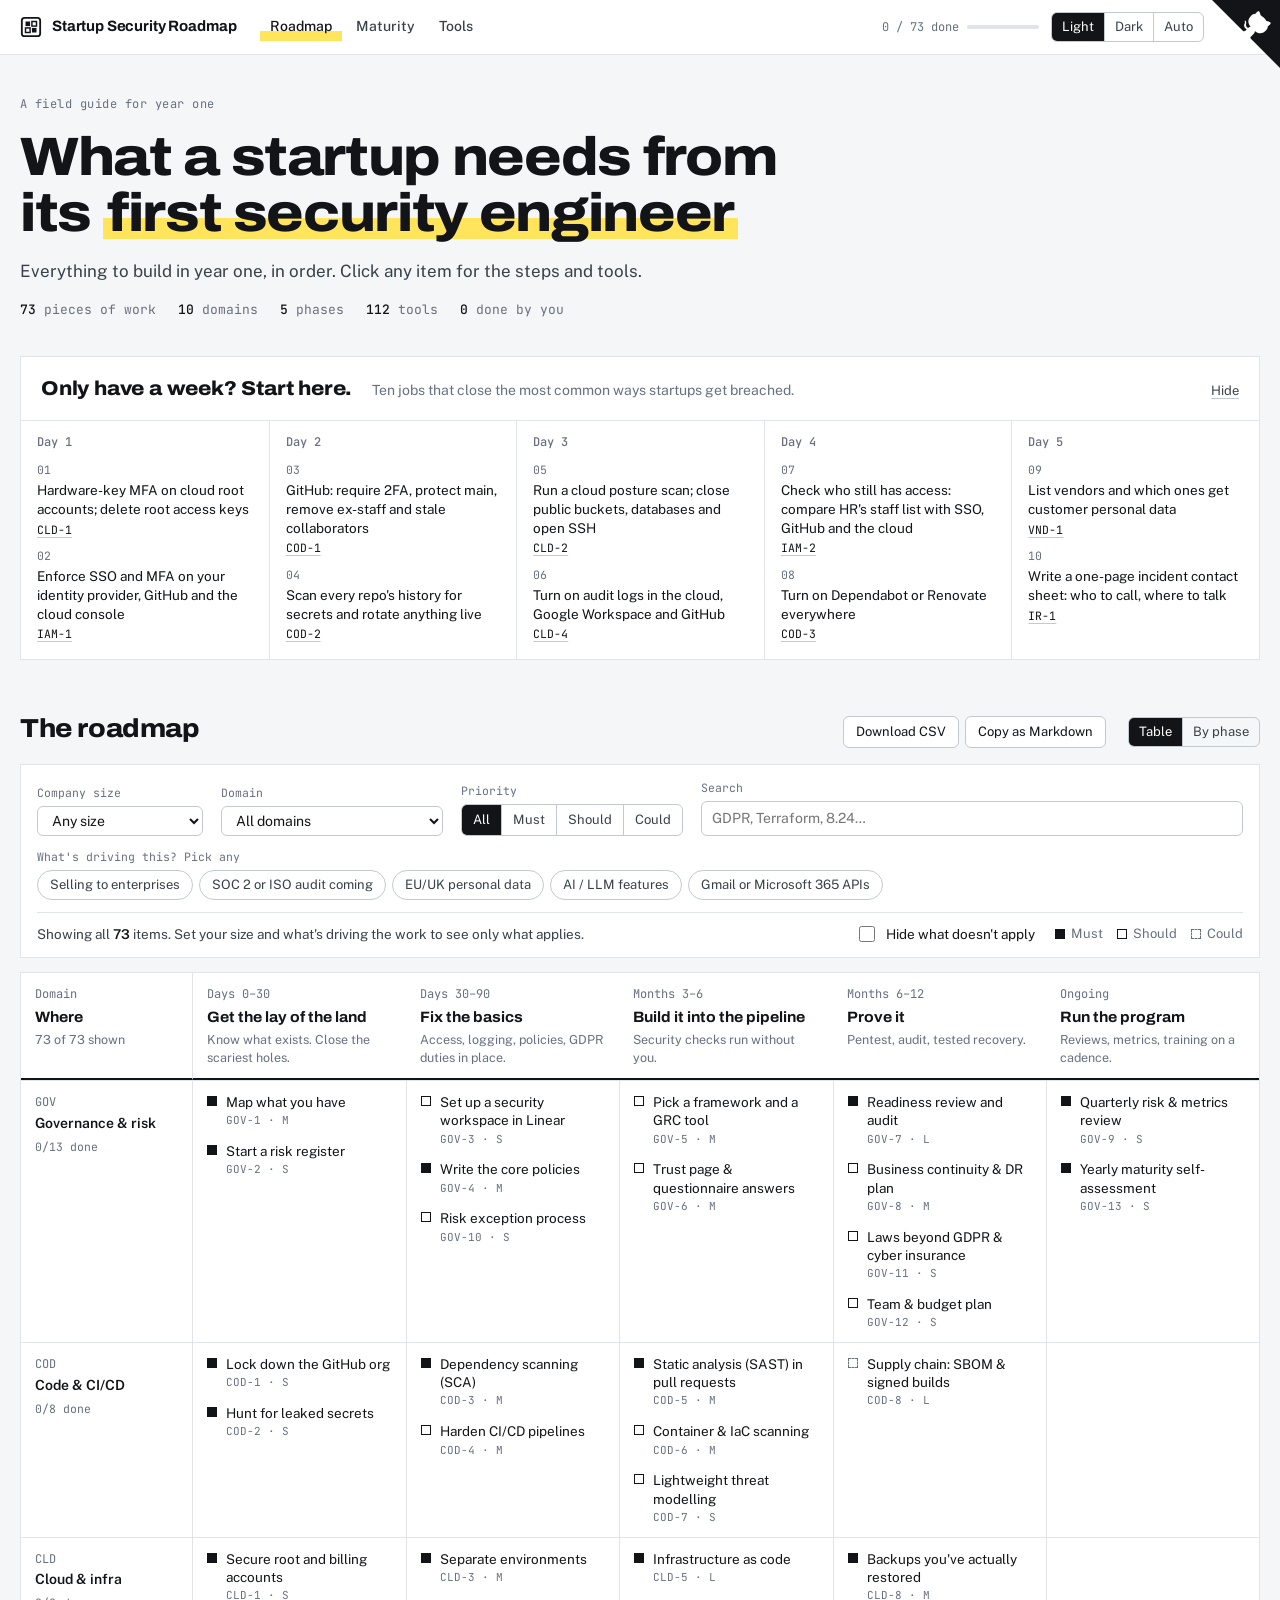
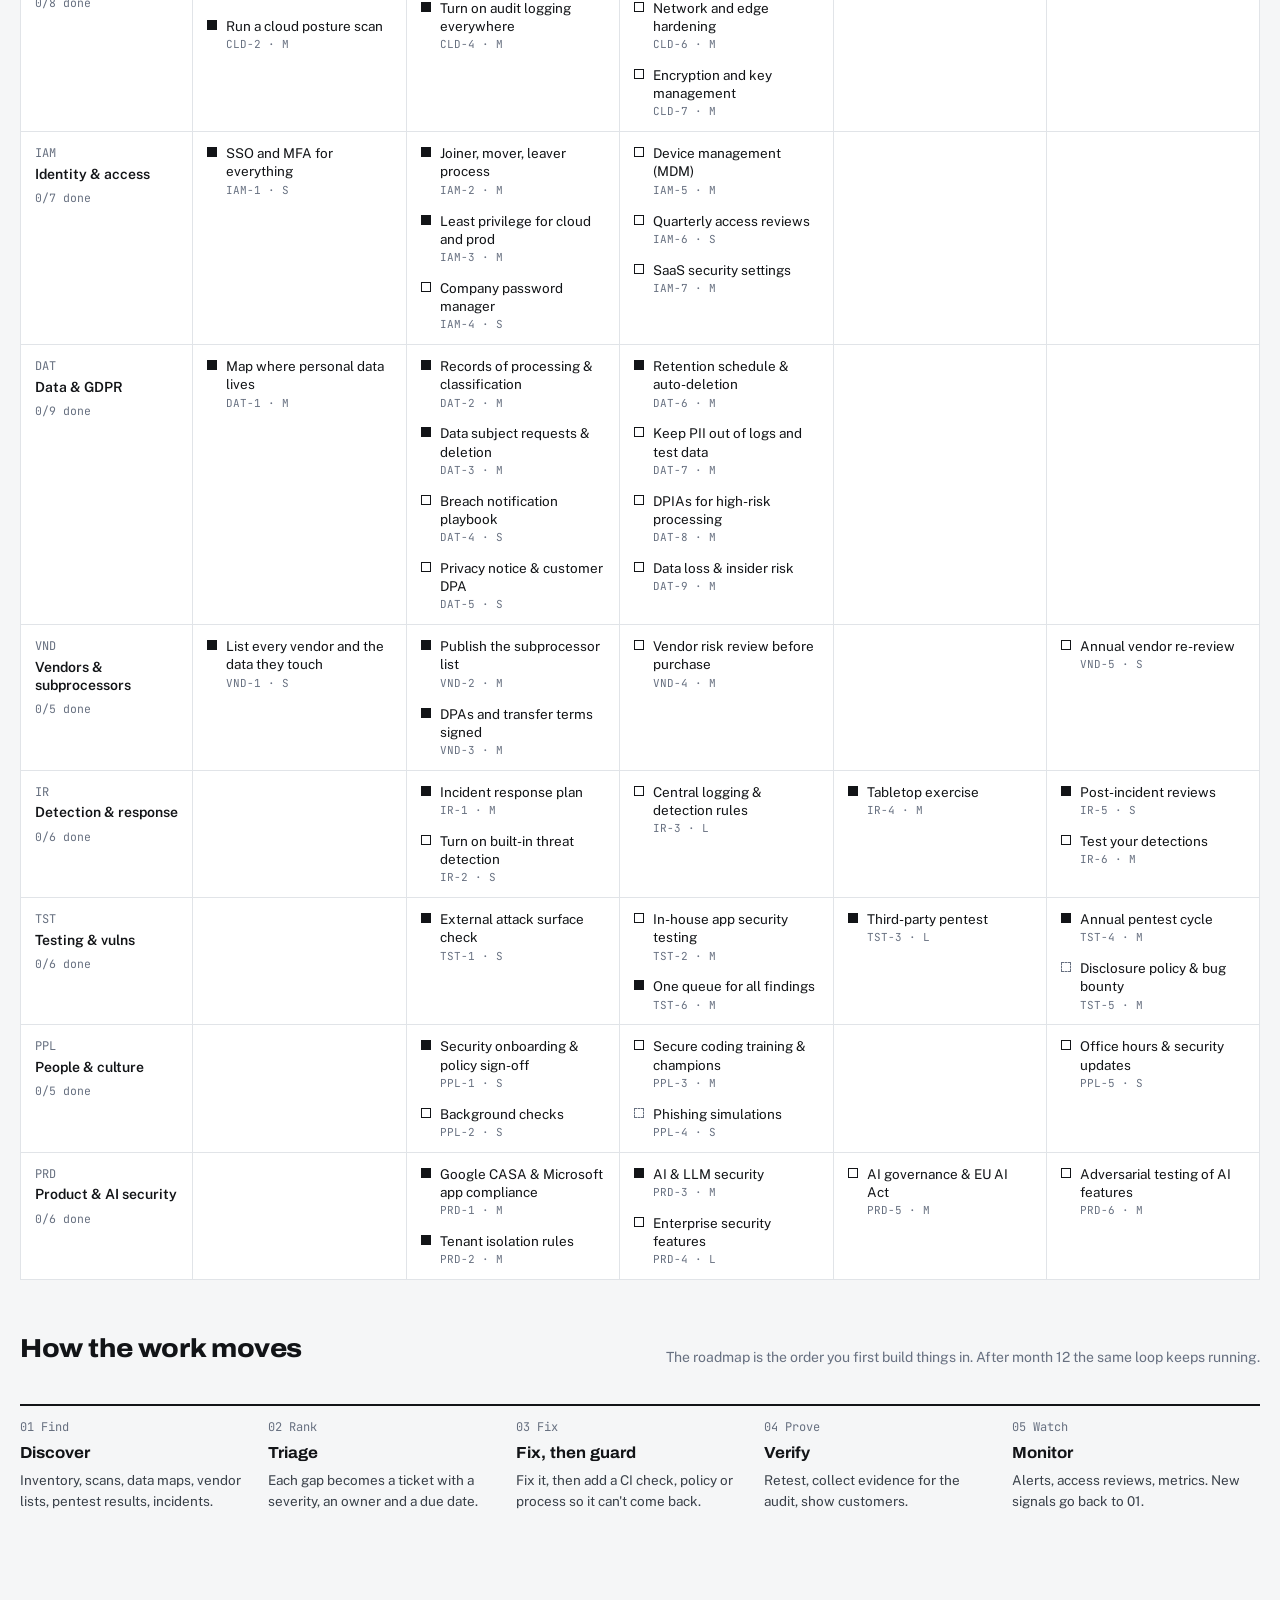
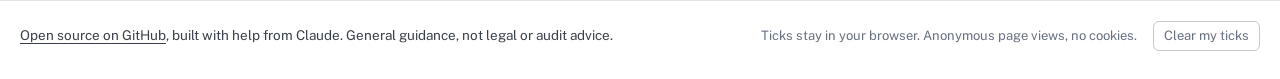
<file: index.html>
<!doctype html>
<html lang="en">
<head>
<meta charset="utf-8">
<meta name="viewport" content="width=device-width, initial-scale=1, viewport-fit=cover">
<title>Startup Security Roadmap</title>
<meta name="claude:viewport-fit-sides" content="cover">
<meta name="description" content="What a startup's first security engineer should do in year one: a roadmap across code, cloud, access, GDPR, vendors, incident response and AI, with tools and SOC 2 / ISO 27001 mappings.">
<meta property="og:title" content="Startup Security Roadmap">
<meta property="og:description" content="Year one for a startup's first security engineer: what to do, in what order, with which tools.">
<meta property="og:image" content="https://bscript.github.io/startup-security-roadmap/og-image.png">
<meta property="og:url" content="https://bscript.github.io/startup-security-roadmap/">
<link rel="canonical" href="https://bscript.github.io/startup-security-roadmap/">
<meta property="og:image:width" content="1200">
<meta property="og:image:height" content="630">
<meta name="twitter:card" content="summary_large_image">
<link rel="icon" href="favicon.svg" type="image/svg+xml">
<script>var t = "light"; try { t = localStorage.getItem("ssr.theme") || "light"; } catch (e) {} if (t === "light" || t === "dark") document.documentElement.setAttribute("data-theme", t);</script>
<link rel="preconnect" href="https://fonts.googleapis.com">
<link rel="preconnect" href="https://fonts.gstatic.com" crossorigin>
<link rel="stylesheet" href="https://fonts.googleapis.com/css2?family=Archivo:wdth,wght@100..125,500..800&family=JetBrains+Mono:wght@400;500&family=Public+Sans:wght@400;500;600&display=swap">
<link rel="stylesheet" href="assets/style.css">
<script data-goatcounter="https://bscript.goatcounter.com/count" async src="https://gc.zgo.at/count.js"></script>
</head>
<body>

<header class="topbar">
    <a class="gh-corner" id="ghLink" href="#" hidden aria-label="View the source on GitHub" title="View the source on GitHub">
      <svg viewBox="0 0 250 250" aria-hidden="true"><path class="fold" d="M0,0 L115,115 L130,115 L142,142 L250,250 L250,0 Z"/><path class="octo-arm" d="M128.3,109.0 C113.8,99.7 119.0,89.6 119.0,89.6 C122.0,82.7 120.5,78.6 120.5,78.6 C119.2,72.0 123.4,76.3 123.4,76.3 C127.3,80.9 125.5,87.3 125.5,87.3 C122.9,97.6 130.6,101.9 134.4,103.2"/><path class="octo-body" d="M115.0,115.0 C114.9,115.1 118.7,116.5 119.8,115.4 L133.7,101.6 C136.9,99.2 139.9,98.4 142.2,98.6 C133.8,88.0 127.5,74.4 143.8,58.0 C148.5,53.4 154.0,51.2 159.7,51.0 C160.3,49.4 163.2,43.6 171.4,40.1 C171.4,40.1 176.1,42.5 178.8,56.2 C183.1,58.6 187.2,61.8 190.9,65.4 C194.5,69.0 197.7,73.2 200.1,77.6 C213.8,80.2 216.3,84.9 216.3,84.9 C212.7,93.1 206.9,96.0 205.4,96.6 C205.1,102.4 203.0,107.8 198.3,112.5 C181.9,128.9 168.3,122.5 157.7,114.1 C157.9,116.9 156.7,120.9 152.7,124.9 L141.0,136.5 C139.8,137.7 141.6,141.9 141.8,141.8 Z"/></svg>
    </a>
  <div class="gutter">
    <a class="brand" href="#roadmap">
      <svg viewBox="0 0 24 24" aria-hidden="true"><rect x="2" y="2" width="20" height="20" rx="3" fill="none" stroke="currentColor" stroke-width="2"/><rect x="6" y="6" width="5" height="5" fill="currentColor"/><rect x="13" y="6" width="5" height="5" fill="none" stroke="currentColor" stroke-width="1.6"/><rect x="6" y="13" width="5" height="5" fill="none" stroke="currentColor" stroke-width="1.6"/><rect x="13" y="13" width="5" height="5" fill="currentColor"/></svg>
      Startup Security Roadmap
    </a>
    <nav class="tabs" aria-label="Sections">
      <a href="#roadmap" data-tab="roadmap">Roadmap</a>
      <a href="#maturity" data-tab="maturity">Maturity</a>
      <a href="#tools" data-tab="tools">Tools</a>
    </nav>
    <div class="top-right">
      <span class="progress-mini" title="Items you've marked done"><span id="pmText">0 / 0</span><span class="track"><i id="pmBar"></i></span></span>
      <div class="seg" role="group" aria-label="Theme">
        <button data-theme-btn="light" aria-pressed="true">Light</button>
        <button data-theme-btn="dark" aria-pressed="false">Dark</button>
        <button data-theme-btn="auto" aria-pressed="false">Auto</button>
      </div>
    </div>
  </div>
</header>

<main class="gutter">
  <!-- Roadmap -->
  <div id="view-roadmap" data-view="roadmap">
    <section class="hero">
      <span class="kicker">A field guide for year one</span>
      <h1>What a startup needs from its <span class="band">first security engineer</span></h1>
      <p>Everything to build in year one, in order. Click any item for the steps and tools.</p>
      <div class="stats" id="stats"></div>
    </section>

    <details class="week" id="week" open>
      <summary>
        <span class="week-title">Only have a week? Start here.</span>
        <span class="week-sub">Ten jobs that close the most common ways startups get breached.</span>
        <span class="week-toggle" aria-hidden="true"></span>
      </summary>
      <div class="week-days" id="weekDays"></div>
    </details>

    <div class="section-head" id="roadmapHead">
      <h2>The roadmap</h2>
      <div class="head-actions">
        <div class="export">
          <button class="btn" id="csvBtn">Download CSV</button>
          <button class="btn" id="mdBtn">Copy as Markdown</button>
          <span class="export-note" id="exportNote" aria-live="polite"></span>
        </div>
        <div class="seg" role="group" aria-label="Layout" id="layoutSeg">
          <button id="lyMatrix" aria-pressed="true">Table</button>
          <button id="lyList" aria-pressed="false">By phase</button>
        </div>
      </div>
    </div>

    <section class="filters" aria-label="Filter the roadmap">
      <div class="f-row">
        <label class="f-field"><span>Company size</span>
          <select id="sizeSel"></select>
        </label>
        <label class="f-field"><span>Domain</span>
          <select id="laneSel"></select>
        </label>
        <div class="f-field"><span>Priority</span>
          <div class="seg" role="group" aria-label="Priority">
            <button data-pri="all" aria-pressed="true">All</button>
            <button data-pri="must" aria-pressed="false">Must</button>
            <button data-pri="should" aria-pressed="false">Should</button>
            <button data-pri="could" aria-pressed="false">Could</button>
          </div>
        </div>
        <label class="f-field f-grow"><span>Search</span>
          <input id="q" class="search" type="search" placeholder="GDPR, Terraform, 8.24…">
        </label>
      </div>
      <div class="f-row">
        <div class="f-field f-grow"><span>What's driving this? Pick any</span>
          <div class="chips" id="trigChips"></div>
        </div>
      </div>
      <div class="f-foot">
        <p class="profile-sum" id="profileSum"></p>
        <label class="hide-toggle" for="hideOther"><input type="checkbox" id="hideOther"> Hide what doesn't apply</label>
        <div class="legend"><span><i class="sq must"></i>Must</span><span><i class="sq"></i>Should</span><span><i class="sq could"></i>Could</span></div>
      </div>
    </section>

    <div id="matrixWrap" class="table-wrap"><div class="matrix" id="matrix"></div></div>
    <div id="listWrap" hidden></div>

    <section class="how" aria-labelledby="howTitle">
      <div class="section-head"><h2 id="howTitle">How the work moves</h2><p>The roadmap is the order you first build things in. After month 12 the same loop keeps running.</p></div>
      <div class="loop">
        <div><span class="step">01 Find</span><h3>Discover</h3><p>Inventory, scans, data maps, vendor lists, pentest results, incidents.</p></div>
        <div><span class="step">02 Rank</span><h3>Triage</h3><p>Each gap becomes a ticket with a severity, an owner and a due date.</p></div>
        <div><span class="step">03 Fix</span><h3>Fix, then guard</h3><p>Fix it, then add a CI check, policy or process so it can't come back.</p></div>
        <div><span class="step">04 Prove</span><h3>Verify</h3><p>Retest, collect evidence for the audit, show customers.</p></div>
        <div><span class="step">05 Watch</span><h3>Monitor</h3><p>Alerts, access reviews, metrics. New signals go back to 01.</p></div>
      </div>
    </section>
  </div>

  <!-- Maturity -->
  <div id="view-maturity" data-view="maturity" hidden>
    <div class="section-head" style="margin-top:0">
      <div>
        <span class="kicker">Based on what you've ticked</span>
        <h2>How mature is the program?</h2>
      </div>
      <p>Tier names follow NIST CSF 2.0. A program is only as mature as its weakest domain. This is a guide, not an assessment.</p>
    </div>
    <div id="matrixMat"></div>
  </div>

  <!-- Tools -->
  <div id="view-tools" data-view="tools" hidden>
    <div class="section-head" style="margin-top:0">
      <div>
        <span class="kicker">Open source, free tiers and paid</span>
        <h2>Tools by job</h2>
      </div>
      <p>You don't need most of these. Pick one per job, start with what's free or built in, and pay when the free option stops scaling. Listing is not an endorsement; check prices yourself.</p>
    </div>
    <div class="toolbar">
      <div class="seg" role="group" aria-label="Tool type" id="typeSeg"></div>
      <input id="tq" class="search" type="search" placeholder="Search tools" aria-label="Search tools">
    </div>
    <div class="tools-layout">
      <nav class="cat-nav" id="catNav" aria-label="Tool categories"></nav>
      <div id="toolList"></div>
    </div>
  </div>
</main>

<footer class="site">
  <div class="gutter">
    <p><a href="https://github.com/bscript/startup-security-roadmap">Open source on GitHub</a>, built with help from Claude. General guidance, not legal or audit advice.</p>
    <p class="foot-meta"><span>Ticks stay in your browser. Anonymous page views, no cookies.</span><span class="visits" id="visits" hidden></span><button class="reset" id="resetBtn">Clear my ticks</button></p>
  </div>
</footer>

<div class="scrim" id="scrim" hidden></div>
<aside class="drawer" id="drawer" hidden role="dialog" aria-modal="true" aria-labelledby="dTitle"></aside>

<script src="assets/data.js"></script>
<script src="assets/tools.js"></script>
<script src="assets/app.js"></script>
</body>
</html>
</file>
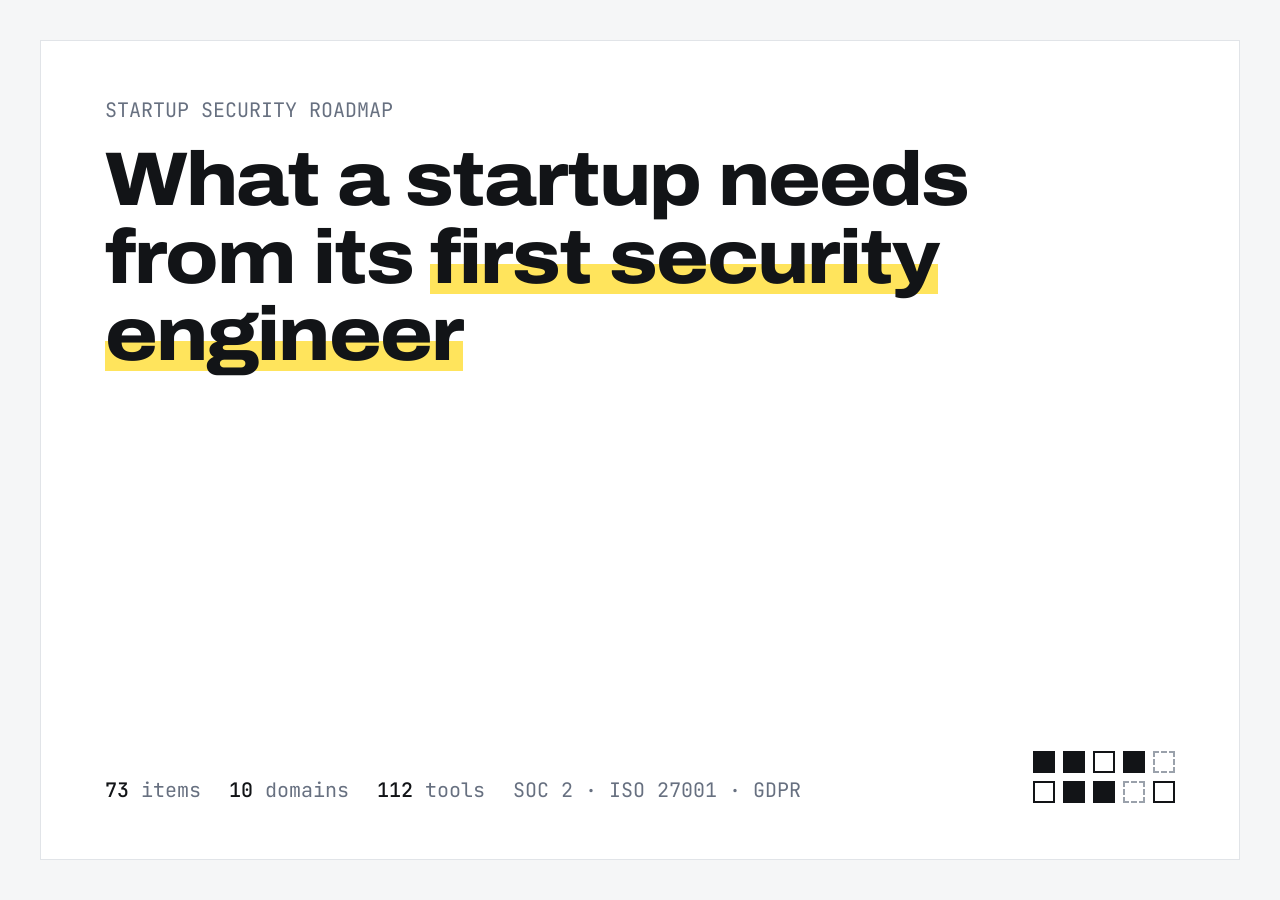
<file: tools/og.html>
<!doctype html><html><head><meta charset="utf-8">
<link rel="stylesheet" href="https://fonts.googleapis.com/css2?family=Archivo:wdth,wght@100..125,500..800&family=JetBrains+Mono:wght@400;500&family=Public+Sans:wght@400;500&display=swap">
<style>
html,body{margin:0;width:1200px;height:630px;background:#F5F6F7;color:#121417;font-family:"Public Sans",sans-serif;overflow:hidden}
.s{position:absolute;inset:40px;background:#fff;border:1px solid #E1E4E8;padding:56px 64px;display:flex;flex-direction:column;justify-content:space-between}
.k{font-family:"JetBrains Mono",monospace;font-size:20px;color:#677080}
h1{font-family:Archivo,sans-serif;font-weight:800;font-stretch:112%;font-size:76px;line-height:1.02;letter-spacing:-.025em;margin:18px 0 0;max-width:900px}
.b{background:linear-gradient(transparent 58%,#FFE45C 58% 94%,transparent 94%)}
.f{display:flex;justify-content:space-between;align-items:end}
.st{font-family:"JetBrains Mono",monospace;font-size:20px;color:#677080;display:flex;gap:28px}.st b{color:#121417;font-weight:500}
.g{display:grid;grid-template-columns:repeat(5,22px);gap:8px}.g i{width:22px;height:22px;border:2.5px solid #121417;box-sizing:border-box}.g i.m{background:#121417}.g i.c{border-style:dashed;border-color:#9AA1AB}
</style></head><body><div class="s">
<div><div class="k">STARTUP SECURITY ROADMAP</div><h1>What a startup needs from its <span class="b">first security engineer</span></h1></div>
<div class="f"><div class="st"><span><b>73</b> items</span><span><b>10</b> domains</span><span><b>112</b> tools</span><span>SOC 2 · ISO 27001 · GDPR</span></div>
<div class="g"><i class="m"></i><i class="m"></i><i></i><i class="m"></i><i class="c"></i><i></i><i class="m"></i><i class="m"></i><i class="c"></i><i></i></div></div>
</div></body></html>
</file>
<file: assets/style.css>
/* Layout: a marked-up spec sheet. Sticky top bar with tabs; roadmap as a ruled lane × phase table; a highlighter band is the only accent. */
:root {
  --paper: #F5F6F7;
  --sheet: #FFFFFF;
  --ink: #121417;
  --ink-2: #394049;
  --muted: #677080;
  --rule: #E1E4E8;
  --rule-strong: #C3C9D1;
  --band: #FFE45C;
  --mark-soft: #FFF7CC;
  --done: #18794E;
  --focus: #2F5BEA;
  --scrim: rgba(10, 12, 16, .35);
  --shadow: 0 12px 48px rgba(18, 20, 23, .16);

  --font-display: "Archivo", "Helvetica Neue", Arial, sans-serif;
  --font-body: "Public Sans", "Segoe UI", "Helvetica Neue", Arial, sans-serif;
  --font-mono: "JetBrains Mono", ui-monospace, "SF Mono", Menlo, monospace;
  color-scheme: light;
}
@media (prefers-color-scheme: dark) {
  :root:not([data-theme="light"]) {
    --paper: #0E1012; --sheet: #15181B; --ink: #E8EAED; --ink-2: #C3C8CF; --muted: #8E96A2;
    --rule: #25292E; --rule-strong: #3B4148; --band: rgba(242, 210, 75, .34); --mark-soft: #26240F;
    --done: #4CC38A; --focus: #8BA6FF; --scrim: rgba(0, 0, 0, .55); --shadow: 0 12px 48px rgba(0, 0, 0, .55);
    color-scheme: dark;
  }
}
:root[data-theme="dark"] {
  --paper: #0E1012; --sheet: #15181B; --ink: #E8EAED; --ink-2: #C3C8CF; --muted: #8E96A2;
  --rule: #25292E; --rule-strong: #3B4148; --band: rgba(242, 210, 75, .34); --mark-soft: #26240F;
  --done: #4CC38A; --focus: #8BA6FF; --scrim: rgba(0, 0, 0, .55); --shadow: 0 12px 48px rgba(0, 0, 0, .55);
  color-scheme: dark;
}

*, *::before, *::after { box-sizing: border-box; }
html { -webkit-text-size-adjust: 100%; }
body {
  margin: 0; background: var(--paper); color: var(--ink);
  font-family: var(--font-body); font-size: 15px; line-height: 1.55;
  -webkit-font-smoothing: antialiased;
}
[hidden] { display: none !important; }
a { color: inherit; text-decoration-thickness: 1px; text-underline-offset: 3px; }
a:hover { text-decoration-thickness: 2px; }
button, input, select { font: inherit; color: inherit; }
:focus-visible { outline: 2px solid var(--focus); outline-offset: 2px; }
h1, h2, h3 { font-family: var(--font-display); margin: 0; text-wrap: balance; }
p { margin: 0; }
.mono { font-family: var(--font-mono); }
.band { background: linear-gradient(transparent 58%, var(--band) 58% 94%, transparent 94%); padding: 0 .08em; }

.gutter {
  max-width: 1400px; margin: 0 auto;
  padding-left: max(20px, env(safe-area-inset-left, 0px));
  padding-right: max(20px, env(safe-area-inset-right, 0px));
}

/* Top bar */
body::before { content: ""; position: fixed; inset: 0 0 auto; height: env(safe-area-inset-top, 0px); z-index: 10; background: var(--sheet); }
.topbar { position: sticky; top: env(safe-area-inset-top, 0px); z-index: 9; background: var(--sheet); border-bottom: 1px solid var(--rule); }
.topbar .gutter { display: flex; align-items: center; gap: 12px 24px; flex-wrap: wrap; padding-block: 10px; }
.brand { display: flex; align-items: center; gap: 10px; font-family: var(--font-display); font-weight: 700; font-size: 15px; text-decoration: none; letter-spacing: -.01em; }
.brand svg { width: 22px; height: 22px; flex: none; }
.tabs { display: flex; gap: 4px; margin-right: auto; }
.tabs a { text-decoration: none; padding: 6px 10px; border-radius: 4px; color: var(--ink-2); font-weight: 500; font-size: 14px; }
.tabs a:hover { background: var(--paper); }
.tabs a[aria-current="page"] { color: var(--ink); background: linear-gradient(transparent 62%, var(--band) 62% 90%, transparent 90%); }
.top-right { display: flex; align-items: center; gap: 12px; }
.progress-mini { font-family: var(--font-mono); font-size: 12px; color: var(--muted); display: flex; align-items: center; gap: 8px; white-space: nowrap; }
.progress-mini .track { width: 72px; height: 4px; background: var(--rule); border-radius: 2px; overflow: hidden; }
.progress-mini .track i { display: block; height: 100%; width: 0; background: var(--done); transition: width .3s; }
.seg { display: inline-flex; border: 1px solid var(--rule-strong); border-radius: 6px; overflow: hidden; }
.seg button { border: 0; background: transparent; padding: 4px 10px; font-size: 13px; cursor: pointer; color: var(--ink-2); }
.seg button + button { border-left: 1px solid var(--rule-strong); }
.seg button[aria-pressed="true"] { background: var(--ink); color: var(--sheet); }
/* GitHub corner: a folded page corner in the top right */
.gh-corner { position: absolute; top: 0; right: env(safe-area-inset-right, 0px); width: 68px; height: 68px; z-index: 1; }
.gh-corner svg { width: 100%; height: 100%; display: block; }
.gh-corner .fold { fill: var(--ink); }
.gh-corner .octo-arm, .gh-corner .octo-body { fill: var(--sheet); }
.gh-corner .octo-arm { transform-origin: 130px 106px; }
.gh-corner:hover .fold { fill: var(--ink-2); }
.gh-corner:hover .octo-arm { animation: octo-wave 560ms ease-in-out; }
.gh-corner:focus-visible { outline-offset: -4px; }
@keyframes octo-wave { 0%, 100% { transform: rotate(0); } 20%, 60% { transform: rotate(-25deg); } 40%, 80% { transform: rotate(10deg); } }
.topbar .gutter { padding-right: max(76px, calc(env(safe-area-inset-right, 0px) + 76px)); }

/* Page sections */
main { padding-block: 40px 24px; }
.hero { display: grid; grid-template-columns: minmax(0, 1fr); gap: 16px; max-width: 900px; }
.kicker { font-family: var(--font-mono); font-size: 12px; color: var(--muted); letter-spacing: .04em; }
.hero h1 { font-size: clamp(32px, 4.6vw, 54px); line-height: 1.04; font-weight: 800; font-stretch: 112%; letter-spacing: -.025em; }
.hero p { font-size: 17px; color: var(--ink-2); max-width: 64ch; }
.stats { display: flex; flex-wrap: wrap; gap: 6px 22px; font-family: var(--font-mono); font-size: 13px; color: var(--muted); }
.stats b { color: var(--ink); font-weight: 500; }

.loop { margin-top: 36px; display: grid; grid-template-columns: repeat(5, minmax(0, 1fr)); border-top: 2px solid var(--ink); }
.loop > div { padding: 12px 18px 0 0; display: flex; flex-direction: column; gap: 4px; min-width: 0; }
.loop .step { font-family: var(--font-mono); font-size: 12px; color: var(--muted); }
.loop h3 { font-size: 16px; font-weight: 700; font-stretch: 105%; }
.loop p { font-size: 13.5px; color: var(--ink-2); }
.loop-note { margin-top: 12px; font-size: 13px; color: var(--muted); }

.section-head { display: flex; flex-wrap: wrap; align-items: end; justify-content: space-between; gap: 12px 24px; margin-top: 48px; margin-bottom: 16px; }
.section-head h2 { font-size: 26px; font-weight: 800; font-stretch: 108%; letter-spacing: -.015em; }
.section-head p { color: var(--muted); font-size: 14px; max-width: 70ch; }

/* Toolbar */
.toolbar { display: flex; flex-wrap: wrap; gap: 10px 16px; align-items: center; padding-block: 12px; border-top: 1px solid var(--rule); border-bottom: 1px solid var(--rule); margin-bottom: 16px; }
.toolbar .grow { flex: 1 1 auto; }
.search { border: 1px solid var(--rule-strong); background: var(--sheet); border-radius: 6px; padding: 6px 10px; width: 240px; max-width: 100%; font-size: 14px; }
.codes { display: flex; flex-wrap: wrap; gap: 4px; }
.code-btn { font-family: var(--font-mono); font-size: 12px; border: 1px solid var(--rule-strong); background: var(--sheet); border-radius: 4px; padding: 3px 7px; cursor: pointer; color: var(--ink-2); }
.code-btn[aria-pressed="false"] { color: var(--muted); background: transparent; border-style: dashed; }
.code-btn[aria-pressed="true"] { border-color: var(--ink); color: var(--ink); }
.legend { display: flex; gap: 14px; font-size: 13px; color: var(--muted); align-items: center; }
.legend span { display: inline-flex; gap: 6px; align-items: center; }
.sq { width: 10px; height: 10px; border: 1.5px solid var(--ink); display: inline-block; flex: none; }
.sq.must { background: var(--ink); }
.sq.could { border-style: dashed; border-color: var(--muted); }


/* First week */
.week { margin-top: 40px; background: var(--sheet); border: 1px solid var(--rule); padding: 20px 22px 14px; }
.week-head { display: flex; flex-wrap: wrap; justify-content: space-between; align-items: baseline; gap: 6px 24px; }
.week-head h2 { font-size: 22px; font-weight: 800; font-stretch: 108%; letter-spacing: -.015em; }
.week-head p { color: var(--muted); font-size: 14px; }
.week-list { list-style: none; margin: 14px 0 0; padding: 0; display: grid; grid-template-columns: repeat(2, minmax(0, 1fr)); column-gap: 32px; counter-reset: wk; }
.week-list li { counter-increment: wk; display: grid; grid-template-columns: 28px 52px minmax(0, 1fr) auto; gap: 10px; align-items: baseline; padding: 9px 0; border-top: 1px solid var(--rule); font-size: 14px; }
.week-list li::before { content: counter(wk, decimal-leading-zero); font-family: var(--font-mono); font-size: 12px; color: var(--muted); }
.week-list .day { font-family: var(--font-mono); font-size: 12px; color: var(--muted); }
.week-list li.done .wt { text-decoration: line-through; color: var(--muted); }
.week-list .link-btn { font-family: var(--font-mono); font-size: 12px; }

/* Profile */
.profile { background: var(--sheet); border: 1px solid var(--rule); padding: 16px 18px; margin-bottom: 14px; display: flex; flex-direction: column; gap: 10px; }
.profile h3 { font-size: 16px; font-weight: 700; font-stretch: 105%; }
.profile-row { display: flex; flex-wrap: wrap; gap: 8px 16px; align-items: center; }
.profile-label { font-family: var(--font-mono); font-size: 12px; color: var(--muted); width: 150px; }
.chips { display: flex; flex-wrap: wrap; gap: 6px; }
.chip { border: 1px solid var(--rule-strong); background: transparent; border-radius: 999px; padding: 4px 12px; font-size: 13px; cursor: pointer; color: var(--ink-2); }
.chip[aria-pressed="true"] { background: var(--ink); border-color: var(--ink); color: var(--sheet); }
.profile-sum { font-size: 13.5px; color: var(--ink-2); }
.profile-sum b { font-weight: 600; color: var(--ink); }
.profile-sum .link-btn { margin-left: 8px; }

/* Export */
.head-actions { display: flex; flex-wrap: wrap; gap: 10px 16px; align-items: center; }
.export { display: flex; flex-wrap: wrap; gap: 6px; align-items: center; }
.btn { border: 1px solid var(--rule-strong); background: var(--sheet); border-radius: 6px; padding: 5px 12px; font-size: 13px; cursor: pointer; }
.btn:hover { border-color: var(--ink); }
.export-note { font-size: 12.5px; color: var(--done); }
.fit-line { font-size: 13px; color: var(--muted); }
.fit-line b { color: var(--ink-2); font-weight: 500; }


/* First week (collapsible, grouped by day) */
details.week { margin-top: 36px; padding: 0; }
.week summary { list-style: none; cursor: pointer; display: grid; grid-template-columns: auto minmax(0, 1fr) auto; gap: 4px 20px; align-items: baseline; padding: 16px 20px; }
.week summary::-webkit-details-marker { display: none; }
.week-title { font-family: var(--font-display); font-weight: 800; font-stretch: 108%; font-size: 20px; letter-spacing: -.01em; }
.week-sub { color: var(--muted); font-size: 14px; }
.week-toggle::after { content: "Hide"; font-size: 13px; color: var(--ink-2); text-decoration: underline; text-underline-offset: 3px; text-decoration-color: var(--rule-strong); }
.week:not([open]) .week-toggle::after { content: "Show"; }
.week-days { display: grid; grid-template-columns: repeat(5, minmax(0, 1fr)); border-top: 1px solid var(--rule); }
.wday { padding: 12px 16px 16px; display: flex; flex-direction: column; gap: 10px; min-width: 0; }
.wday + .wday { border-left: 1px solid var(--rule); }
.wday h4 { margin: 0; font-family: var(--font-mono); font-size: 12px; font-weight: 500; color: var(--muted); }
.wjob { display: flex; flex-direction: column; gap: 3px; font-size: 13.5px; line-height: 1.4; }
.wjob .n { font-family: var(--font-mono); font-size: 11.5px; color: var(--muted); }
.wjob.done .wt { text-decoration: line-through; color: var(--muted); }
.wjob .link-btn { font-family: var(--font-mono); font-size: 11.5px; align-self: flex-start; }

/* Merged filter bar */
.filters { background: var(--sheet); border: 1px solid var(--rule); padding: 14px 16px 12px; margin-bottom: 14px; display: flex; flex-direction: column; gap: 12px; }
.f-row { display: flex; flex-wrap: wrap; gap: 12px 18px; align-items: end; }
.f-field { display: flex; flex-direction: column; gap: 4px; min-width: 0; }
.f-field > span { font-family: var(--font-mono); font-size: 11.5px; color: var(--muted); }
.f-grow { flex: 1 1 220px; }
.f-grow .search { width: 100%; }
.filters select { border: 1px solid var(--rule-strong); background: var(--sheet); border-radius: 6px; padding: 5px 28px 5px 10px; font-size: 14px; min-width: 150px; }
.filters .seg button { padding: 5px 11px; }
.f-foot { display: flex; flex-wrap: wrap; gap: 8px 20px; align-items: center; border-top: 1px solid var(--rule); padding-top: 10px; }
.f-foot .profile-sum { flex: 1 1 320px; }
.hide-toggle { display: inline-flex; gap: 8px; align-items: center; font-size: 13.5px; cursor: pointer; }
.hide-toggle input { width: 16px; height: 16px; accent-color: var(--ink); }

/* How the work moves (moved below the roadmap) */
.how { margin-top: 24px; }

/* Drawer prev / next */
.d-nav { display: flex; justify-content: space-between; gap: 12px; border-top: 1px solid var(--rule); padding-top: 14px; font-size: 13px; }
.d-nav button { max-width: 48%; }
.d-nav .pos { font-family: var(--font-mono); font-size: 12px; color: var(--muted); align-self: center; }
.d-hint { font-size: 12px; color: var(--muted); }

/* Matrix */
.table-wrap { background: var(--sheet); border: 1px solid var(--rule); }
.matrix { display: grid; grid-template-columns: 172px repeat(5, minmax(0, 1fr)); }
.mx-h { position: sticky; top: calc(var(--topbar-h, 56px) + env(safe-area-inset-top, 0px)); z-index: 3; background: var(--sheet); padding: 12px 14px; border-bottom: 2px solid var(--ink); display: flex; flex-direction: column; gap: 2px; }
.mx-h .when { font-family: var(--font-mono); font-size: 12px; color: var(--muted); }
.mx-h .what { font-family: var(--font-display); font-weight: 700; font-size: 15px; font-stretch: 105%; }
.mx-h .goal { font-size: 12.5px; color: var(--muted); line-height: 1.4; }
.mx-lane { background: var(--sheet); padding: 12px 14px; border-top: 1px solid var(--rule); border-right: 1px solid var(--rule); display: flex; flex-direction: column; gap: 2px; }
.mx-lane .c { font-family: var(--font-mono); font-size: 12px; color: var(--muted); }
.mx-lane .n { font-weight: 600; font-size: 14px; line-height: 1.3; }
.mx-lane .d { font-family: var(--font-mono); font-size: 11.5px; color: var(--muted); margin-top: 4px; }
.mx-cell { border-top: 1px solid var(--rule); padding: 6px; display: flex; flex-direction: column; gap: 2px; min-width: 0; }
.mx-cell + .mx-cell { border-left: 1px solid var(--rule); }

.item { display: flex; gap: 9px; align-items: flex-start; width: 100%; text-align: left; border: 0; background: transparent; border-radius: 4px; padding: 6px 8px; cursor: pointer; font-size: 13.5px; line-height: 1.35; }
.item:hover { background: var(--mark-soft); }
.item.active { background: var(--mark-soft); box-shadow: inset 0 0 0 1px var(--rule-strong); }
.item .sq { margin-top: 3px; }
.item .t { flex: 1; min-width: 0; }
.item .meta { display: block; font-family: var(--font-mono); font-size: 11px; color: var(--muted); margin-top: 2px; }
.item .new { color: var(--ink); background: var(--band); padding: 0 4px; border-radius: 2px; margin-left: 4px; }
.item.done .t > .title { text-decoration: line-through; text-decoration-color: var(--muted); color: var(--muted); }
.item .tick { color: var(--done); font-size: 13px; font-weight: 700; }
.item.dim { opacity: .22; }

/* Phase list */
.phase { display: grid; grid-template-columns: 220px minmax(0, 1fr); gap: 16px 28px; padding-block: 20px; border-top: 1px solid var(--rule); }
.phase:first-child { border-top: 2px solid var(--ink); }
.phase .when { font-family: var(--font-mono); font-size: 12px; color: var(--muted); }
.phase h3 { font-size: 19px; font-weight: 700; font-stretch: 105%; margin-top: 2px; }
.phase .goal { font-size: 13.5px; color: var(--muted); margin-top: 4px; }
.phase-items { display: grid; grid-template-columns: repeat(auto-fill, minmax(250px, 1fr)); gap: 2px 12px; align-content: start; }
.empty { color: var(--muted); font-size: 14px; }

/* Maturity */
.mat-summary { display: grid; grid-template-columns: minmax(0, 1fr) minmax(0, 1.3fr); gap: 24px 40px; padding-block: 20px; border-top: 2px solid var(--ink); }
.mat-summary .label { font-family: var(--font-mono); font-size: 12px; color: var(--muted); }
.mat-summary .big { font-family: var(--font-display); font-size: 36px; font-weight: 800; font-stretch: 110%; letter-spacing: -.02em; line-height: 1.1; margin-top: 4px; }
.mat-summary p { color: var(--ink-2); margin-top: 8px; max-width: 52ch; }
.tier-key { display: grid; grid-template-columns: auto 1fr; gap: 6px 14px; font-size: 13.5px; margin: 0; }
.tier-key dt { font-family: var(--font-mono); color: var(--muted); }
.tier-key dd { margin: 0; color: var(--ink-2); }
.tier-key b { color: var(--ink); font-weight: 600; }
.mat-table { background: var(--sheet); border: 1px solid var(--rule); }
.mat-row { display: grid; grid-template-columns: 220px 140px 150px minmax(0, 1fr); gap: 12px 20px; align-items: start; padding: 14px 16px; border-top: 1px solid var(--rule); }
.mat-row:first-child { border-top: 0; }
.mat-row .n { font-weight: 600; }
.mat-row .c { font-family: var(--font-mono); font-size: 12px; color: var(--muted); display: block; }
.pips { display: grid; grid-template-columns: repeat(4, 1fr); gap: 3px; margin-top: 6px; }
.pips span { height: 10px; border: 1px solid var(--rule-strong); }
.pips span.on { background: var(--ink); border-color: var(--ink); }
.mat-row .tier { font-size: 14px; }
.mat-row .tier .mono { font-size: 12px; color: var(--muted); display: block; }
.next { display: flex; flex-wrap: wrap; gap: 4px 6px; align-items: center; font-size: 13px; color: var(--muted); }
.link-btn { border: 0; background: none; padding: 0; cursor: pointer; text-decoration: underline; text-underline-offset: 3px; text-decoration-color: var(--rule-strong); font-size: 13px; color: var(--ink); text-align: left; }
.link-btn:hover { text-decoration-color: var(--ink); }
.signs { display: grid; grid-template-columns: repeat(auto-fill, minmax(300px, 1fr)); gap: 8px; }
.signs label { display: flex; gap: 10px; align-items: flex-start; background: var(--sheet); border: 1px solid var(--rule); padding: 12px 14px; cursor: pointer; }
.signs input { width: 17px; height: 17px; margin-top: 3px; accent-color: var(--done); flex: none; }
.signs small { display: block; color: var(--muted); font-size: 13px; }

/* Tools */
.tools-layout { display: grid; grid-template-columns: 220px minmax(0, 1fr); gap: 32px; align-items: start; }
.cat-nav { position: sticky; top: calc(64px + env(safe-area-inset-top, 0px)); display: flex; flex-direction: column; gap: 1px; font-size: 13.5px; max-height: calc(100vh - 90px); overflow-y: auto; }
.cat-nav a { text-decoration: none; color: var(--ink-2); padding: 4px 8px; border-radius: 4px; display: flex; justify-content: space-between; gap: 8px; }
.cat-nav a:hover { background: var(--mark-soft); }
.cat-nav a span { font-family: var(--font-mono); font-size: 11.5px; color: var(--muted); }
.tool-cat { padding-block: 18px 6px; border-top: 2px solid var(--ink); scroll-margin-top: calc(70px + env(safe-area-inset-top, 0px)); }
.tool-cat + .tool-cat { margin-top: 24px; }
.tool-cat h3 { font-size: 19px; font-weight: 700; font-stretch: 105%; }
.tool-cat > p { color: var(--muted); font-size: 14px; margin-top: 4px; max-width: 75ch; }
.tool-list { margin-top: 10px; }
.tool { display: grid; grid-template-columns: 230px 100px minmax(0, 1fr) 120px; gap: 6px 18px; padding: 10px 0; border-top: 1px solid var(--rule); align-items: baseline; }
.tool:first-child { border-top: 0; }
.tool .name a { font-weight: 600; text-decoration: none; }
.tool .name a:hover { text-decoration: underline; }
.tool .name a::after { content: " ↗"; color: var(--muted); font-weight: 400; font-size: 12px; }
.tool .what { font-size: 14px; color: var(--ink-2); }
.tool .lanes { font-family: var(--font-mono); font-size: 11.5px; color: var(--muted); text-align: right; }
.ttype { font-family: var(--font-mono); font-size: 11.5px; border: 1px solid var(--rule-strong); border-radius: 3px; padding: 1px 6px; white-space: nowrap; justify-self: start; }
.ttype.oss { border-color: var(--done); color: var(--done); }
.ttype.ref { border-style: dashed; }
.ttype.paid { color: var(--muted); }

/* Drawer */
.scrim { position: fixed; inset: 0; background: var(--scrim); z-index: 20; }
.drawer {
  position: fixed; top: 0; right: 0; bottom: 0; width: min(480px, 100%); z-index: 21;
  background: var(--sheet); box-shadow: var(--shadow); overflow-y: auto; border-left: 1px solid var(--rule);
  padding: calc(22px + env(safe-area-inset-top, 0px)) max(26px, env(safe-area-inset-right, 0px)) calc(32px + env(safe-area-inset-bottom, 0px)) 26px;
  display: flex; flex-direction: column; gap: 22px;
}
.drawer .close { position: absolute; top: calc(16px + env(safe-area-inset-top, 0px)); right: max(16px, env(safe-area-inset-right, 0px)); width: 32px; height: 32px; border: 1px solid var(--rule-strong); background: var(--sheet); border-radius: 6px; cursor: pointer; font-size: 18px; line-height: 1; }
.drawer .crumb { font-family: var(--font-mono); font-size: 12px; color: var(--muted); padding-right: 44px; }
.drawer h2 { font-size: 27px; font-weight: 800; font-stretch: 108%; letter-spacing: -.015em; line-height: 1.12; margin-top: 6px; }
.facts { display: grid; grid-template-columns: repeat(3, minmax(0, 1fr)); border-top: 2px solid var(--ink); border-bottom: 1px solid var(--rule); }
.facts div { padding: 8px 10px 8px 0; font-size: 13.5px; }
.facts div + div { padding-left: 10px; border-left: 1px solid var(--rule); }
.facts span { display: block; font-family: var(--font-mono); font-size: 11px; color: var(--muted); }
.drawer .why { font-size: 16px; color: var(--ink); }
.drawer section { display: flex; flex-direction: column; gap: 6px; }
.drawer h4 { margin: 0; font-family: var(--font-mono); font-size: 11.5px; font-weight: 500; color: var(--muted); letter-spacing: .04em; }
.drawer ul, .drawer ol { margin: 0; padding-left: 20px; display: flex; flex-direction: column; gap: 4px; }
.drawer ol li::marker { font-family: var(--font-mono); color: var(--muted); font-size: 12px; }
.ctrl { display: grid; grid-template-columns: 90px 1fr; gap: 4px 12px; font-size: 13.5px; margin: 0; }
.ctrl dt { color: var(--muted); }
.ctrl dd { margin: 0; font-family: var(--font-mono); font-size: 13px; }
.tool-links { display: flex; flex-wrap: wrap; gap: 4px 14px; font-size: 14px; }
.done-row { display: flex; gap: 10px; align-items: center; border: 1px solid var(--rule-strong); padding: 10px 12px; cursor: pointer; border-radius: 6px; }
.done-row input { width: 18px; height: 18px; accent-color: var(--done); }

footer.site { margin-top: 64px; border-top: 1px solid var(--rule); background: var(--sheet); }
footer.site .gutter { padding-block: 20px 28px; display: flex; flex-wrap: wrap; justify-content: space-between; align-items: center; gap: 10px 32px; font-size: 13.5px; color: var(--ink-2); }
.foot-meta { display: flex; flex-wrap: wrap; align-items: center; gap: 6px 16px; color: var(--muted); font-size: 13px; }
.visits { font-family: var(--font-mono); font-size: 12.5px; color: var(--muted); }
.visits b { color: var(--ink); font-weight: 500; }
.reset { border: 1px solid var(--rule-strong); background: transparent; border-radius: 6px; padding: 4px 10px; font-size: 13px; cursor: pointer; }
.reset.confirm { border-color: #C4341F; color: #C4341F; }

@media (max-width: 1000px) {
  .tools-layout { grid-template-columns: minmax(0, 1fr); }
  .cat-nav { position: static; flex-direction: row; flex-wrap: wrap; max-height: none; }
  .tool { grid-template-columns: minmax(0, 1fr) auto; }
  .tool .what { grid-column: 1 / -1; }
  .tool .lanes { grid-column: 1 / -1; text-align: left; }
  .mat-row { grid-template-columns: minmax(0, 1fr) 140px; }
  .mat-row .next { grid-column: 1 / -1; }
}
@media (max-width: 960px) {
  #layoutSeg { display: none; }
  .week-days { grid-template-columns: minmax(0, 1fr); }
  .wday + .wday { border-left: 0; border-top: 1px solid var(--rule); }
  .week summary { grid-template-columns: minmax(0, 1fr) auto; }
  .week-sub { grid-column: 1 / -1; grid-row: 2; }
}
@media (max-width: 820px) {
  .gh-corner { width: 54px; height: 54px; }
  .topbar .gutter { padding-right: max(60px, calc(env(safe-area-inset-right, 0px) + 60px)); }
  .f-row > .f-field:has(.seg) { flex: 1 1 100%; }
  .filters .seg { display: flex; }
  .filters .seg button { flex: 1; }
  .d-hint { display: none; }
  .filters select { min-width: 0; width: 100%; }
  .f-row > .f-field { flex: 1 1 140px; }
  .head-actions { width: 100%; }
  .week-list { grid-template-columns: minmax(0, 1fr); }
  .week-list li { grid-template-columns: 24px 48px minmax(0, 1fr); }
  .week-list li .link-btn { grid-column: 3; }
  .profile-label { width: 100%; }
  .loop { grid-template-columns: minmax(0, 1fr); border-top: 0; }
  .loop > div { border-top: 1px solid var(--rule); padding: 10px 0; }
  .loop > div:first-child { border-top: 2px solid var(--ink); }
  .phase { grid-template-columns: minmax(0, 1fr); }
  .mat-summary { grid-template-columns: minmax(0, 1fr); }
  .progress-mini { display: none; }
  .tabs { order: 3; width: 100%; margin-right: 0; overflow-x: auto; }
  .top-right { margin-left: auto; }
}
@media (prefers-reduced-motion: reduce) { * { transition: none !important; scroll-behavior: auto !important; } .gh-corner:hover .octo-arm { animation: none; } }
</file>
